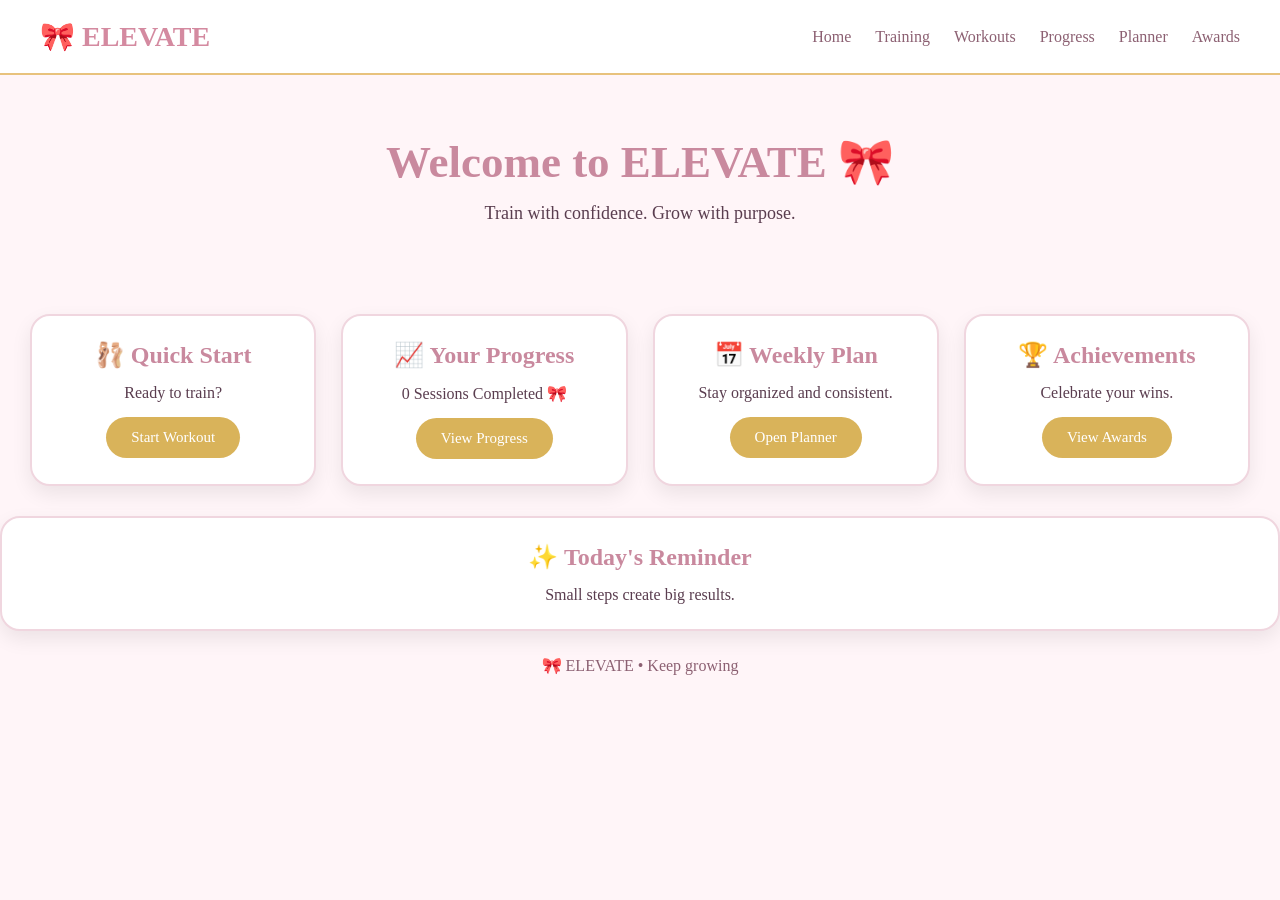
<file: index.html>
<!DOCTYPE html>
<html lang="en">

<head>

<meta charset="UTF-8">
<meta name="viewport" content="width=device-width, initial-scale=1.0">

<title>ELEVATE | Home</title>

<link rel="stylesheet" href="style.css">

</head>


<body>


<header>

<div class="logo">
🎀 ELEVATE
</div>


<nav>

<a href="index.html">Home</a>
<a href="training.html">Training</a>
<a href="workouts.html">Workouts</a>
<a href="progress.html">Progress</a>
<a href="planner.html">Planner</a>
<a href="achievements.html">Awards</a>

</nav>

</header>




<main>


<section class="hero">

<h1>
Welcome to ELEVATE 🎀
</h1>

<p>
Train with confidence. Grow with purpose.
</p>

</section>





<section class="progress-grid">


<div class="progress-card">

<h2>
🩰 Quick Start
</h2>

<p>
Ready to train?
</p>

<button onclick="goToWorkout()">
Start Workout
</button>

</div>





<div class="progress-card">

<h2>
📈 Your Progress
</h2>

<p id="homeProgress">
0 Sessions Completed
</p>

<a href="progress.html">
<button>
View Progress
</button>
</a>

</div>





<div class="progress-card">

<h2>
📅 Weekly Plan
</h2>

<p>
Stay organized and consistent.
</p>

<a href="planner.html">
<button>
Open Planner
</button>
</a>

</div>





<div class="progress-card">

<h2>
🏆 Achievements
</h2>

<p>
Celebrate your wins.
</p>

<a href="achievements.html">
<button>
View Awards
</button>
</a>

</div>



</section>





<section class="goal-box">

<h2>
✨ Today's Reminder
</h2>

<p>
Small steps create big results.
</p>

</section>



</main>




<footer>

<p>
🎀 ELEVATE • Keep growing
</p>

</footer>



<script src="app.js"></script>


</body>

</html>
</file>
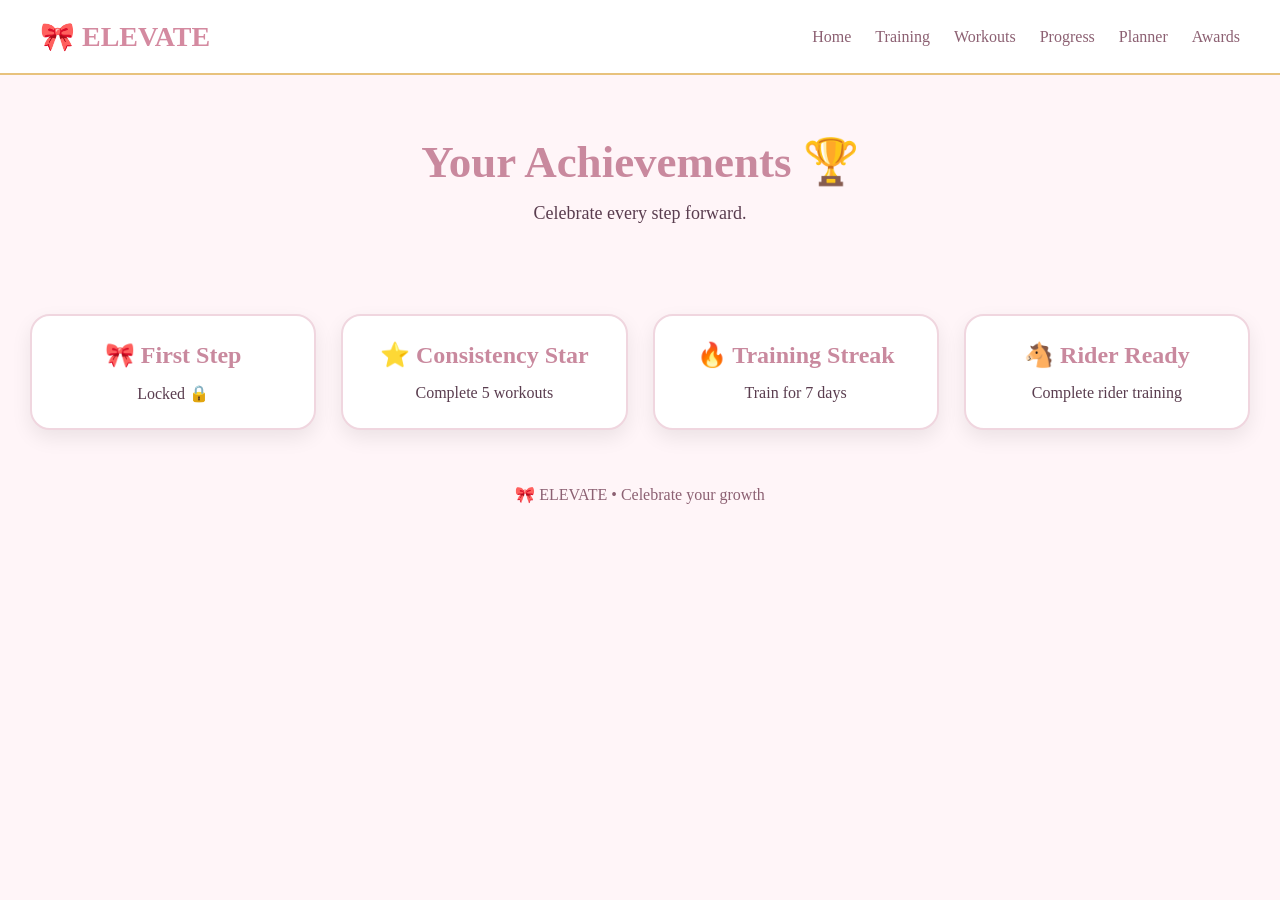
<file: achievements.html>
<!DOCTYPE html>
<html lang="en">

<head>
    <meta charset="UTF-8">
    <meta name="viewport" content="width=device-width, initial-scale=1.0">
    <title>ELEVATE | Achievements</title>
    <link rel="stylesheet" href="style.css">
</head>


<body>

<header>

<div class="logo">
🎀 ELEVATE
</div>


<nav>
<a href="index.html">Home</a>
<a href="training.html">Training</a>
<a href="workouts.html">Workouts</a>
<a href="progress.html">Progress</a>
<a href="planner.html">Planner</a>
<a href="achievements.html">Awards</a>
</nav>

</header>



<main>

<section class="hero">

<h1>Your Achievements 🏆</h1>

<p>
Celebrate every step forward.
</p>

</section>



<section class="progress-grid">


<div class="progress-card">

<h2>🎀 First Step</h2>

<p id="firstWorkout">
Locked 🔒
</p>

</div>



<div class="progress-card">

<h2>⭐ Consistency Star</h2>

<p>
Complete 5 workouts
</p>

</div>



<div class="progress-card">

<h2>🔥 Training Streak</h2>

<p>
Train for 7 days
</p>

</div>



<div class="progress-card">

<h2>🐴 Rider Ready</h2>

<p>
Complete rider training
</p>

</div>



</section>


</main>


<footer>

<p>
🎀 ELEVATE • Celebrate your growth
</p>

</footer>


<script src="app.js"></script>

</body>

</html>
</file>
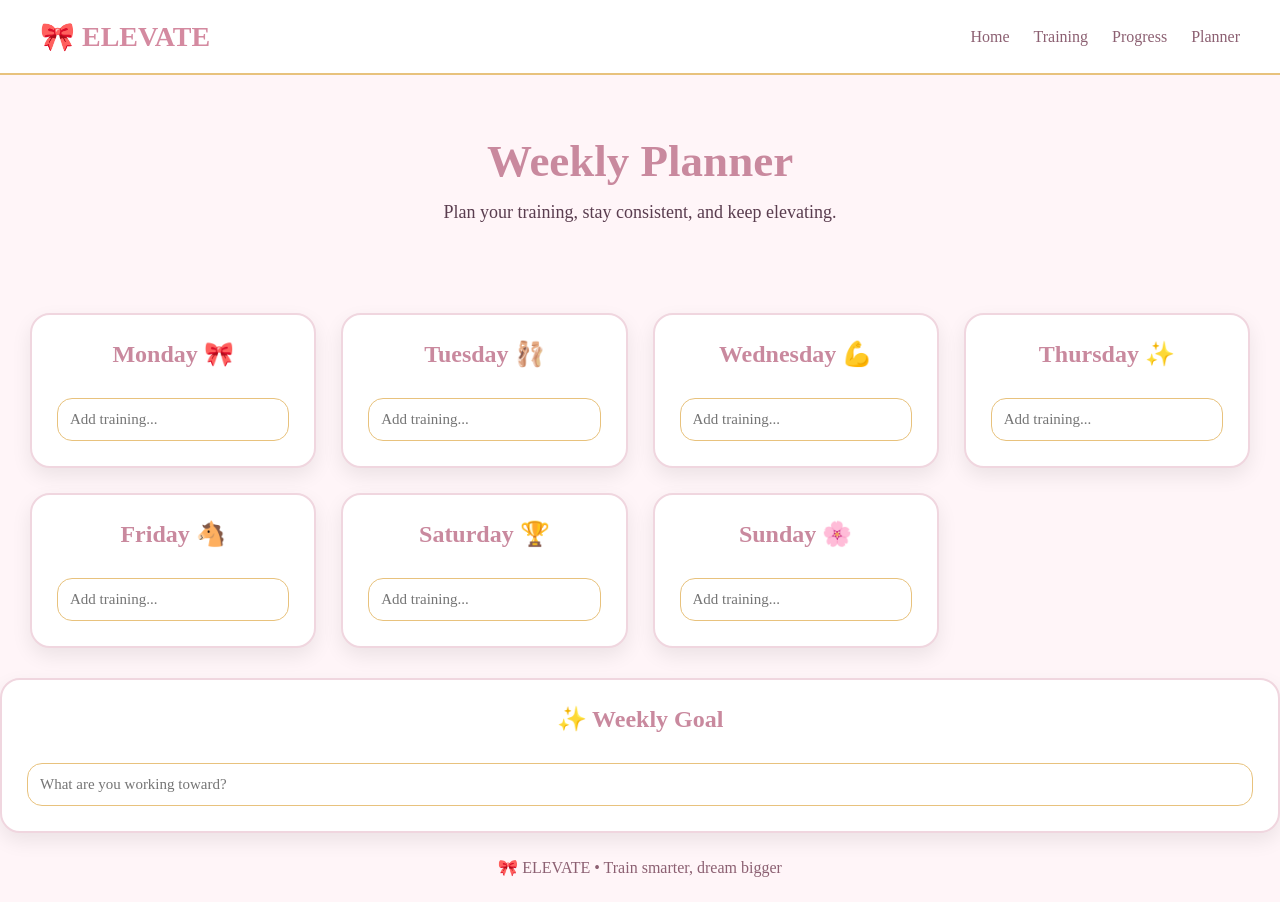
<file: planner.html>
<!DOCTYPE html>
<html lang="en">

<head>
    <meta charset="UTF-8">
    <meta name="viewport" content="width=device-width, initial-scale=1.0">
    <title>ELEVATE | Planner</title>
    <link rel="stylesheet" href="style.css">
</head>


<body>

<header>

    <div class="logo">
        🎀 ELEVATE
    </div>

    <nav>
        <a href="index.html">Home</a>
        <a href="training.html">Training</a>
        <a href="progress.html">Progress</a>
        <a href="planner.html">Planner</a>
    </nav>

</header>



<main>

<section class="hero">

    <h1>Weekly Planner</h1>

    <p>
        Plan your training, stay consistent, and keep elevating.
    </p>

</section>



<section class="planner-grid">


<div class="planner-card">
    <h2>Monday 🎀</h2>
    <input type="text" placeholder="Add training...">
</div>


<div class="planner-card">
    <h2>Tuesday 🩰</h2>
    <input type="text" placeholder="Add training...">
</div>


<div class="planner-card">
    <h2>Wednesday 💪</h2>
    <input type="text" placeholder="Add training...">
</div>


<div class="planner-card">
    <h2>Thursday ✨</h2>
    <input type="text" placeholder="Add training...">
</div>


<div class="planner-card">
    <h2>Friday 🐴</h2>
    <input type="text" placeholder="Add training...">
</div>


<div class="planner-card">
    <h2>Saturday 🏆</h2>
    <input type="text" placeholder="Add training...">
</div>


<div class="planner-card">
    <h2>Sunday 🌸</h2>
    <input type="text" placeholder="Add training...">
</div>


</section>



<section class="goal-box">

<h2>✨ Weekly Goal</h2>

<input type="text" placeholder="What are you working toward?">

</section>


</main>



<footer>

<p>🎀 ELEVATE • Train smarter, dream bigger</p>

</footer>



<script src="app.js"></script>

</body>

</html>
</file>
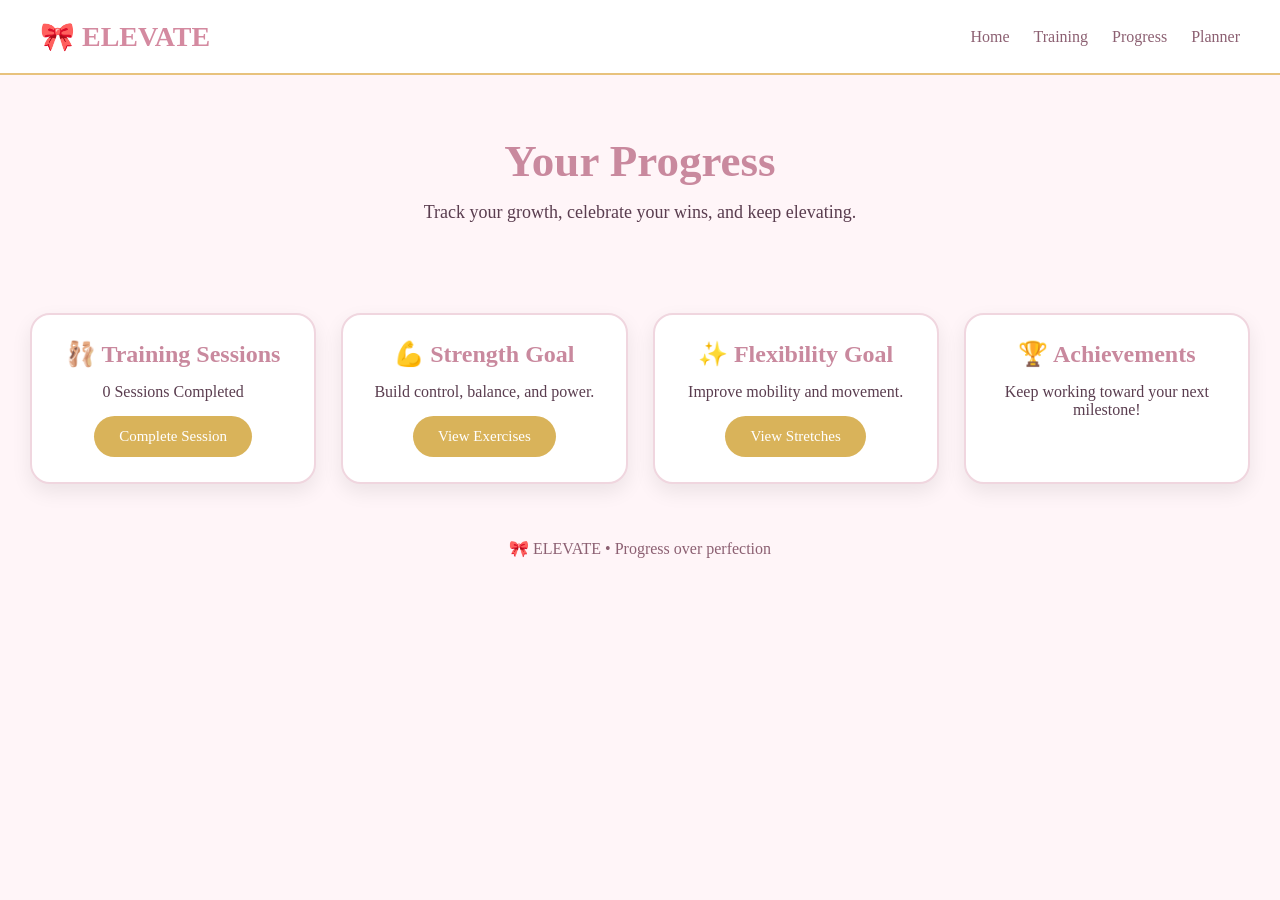
<file: progress.html>
<!DOCTYPE html>
<html lang="en">
<head>
    <meta charset="UTF-8">
    <meta name="viewport" content="width=device-width, initial-scale=1.0">
    <title>ELEVATE | Progress</title>
    <link rel="stylesheet" href="style.css">
</head>

<body>

<header>
    <div class="logo">
        🎀 ELEVATE
    </div>

    <nav>
        <a href="index.html">Home</a>
        <a href="training.html">Training</a>
        <a href="progress.html">Progress</a>
        <a href="planner.html">Planner</a>
    </nav>
</header>


<main>

<section class="hero">
    <h1>Your Progress</h1>
    <p>
        Track your growth, celebrate your wins, and keep elevating.
    </p>
</section>


<section class="progress-grid">

    <div class="progress-card">
        <h2>🩰 Training Sessions</h2>
        <p id="trainingCount">0 Sessions Completed</p>
        <button onclick="completeTraining()">
            Complete Session
        </button>
    </div>


    <div class="progress-card">
        <h2>💪 Strength Goal</h2>
        <p>
            Build control, balance, and power.
        </p>
        <button>
            View Exercises
        </button>
    </div>


    <div class="progress-card">
        <h2>✨ Flexibility Goal</h2>
        <p>
            Improve mobility and movement.
        </p>
        <button>
            View Stretches
        </button>
    </div>


    <div class="progress-card">
        <h2>🏆 Achievements</h2>
        <p>
            Keep working toward your next milestone!
        </p>
    </div>

</section>

</main>


<footer>
    <p>🎀 ELEVATE • Progress over perfection</p>
</footer>


<script src="app.js"></script>

</body>
</html>
</file>
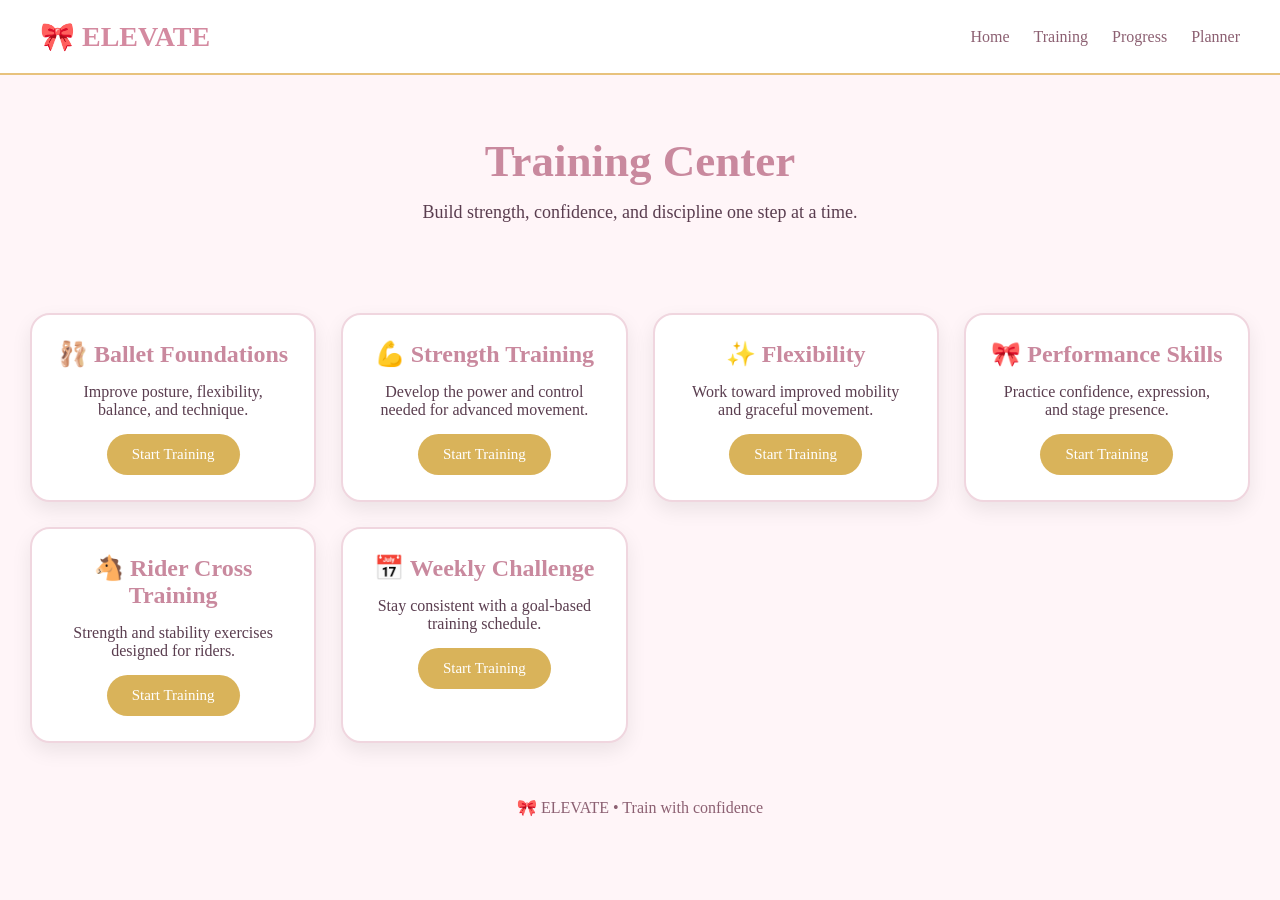
<file: training.html>
<!DOCTYPE html>
<html lang="en">
<head>
    <meta charset="UTF-8">
    <meta name="viewport" content="width=device-width, initial-scale=1.0">
    <title>ELEVATE | Training</title>
    <link rel="stylesheet" href="style.css">
</head>

<body>

    <header>
        <div class="logo">
            🎀 ELEVATE
        </div>

        <nav>
            <a href="index.html">Home</a>
            <a href="training.html">Training</a>
            <a href="progress.html">Progress</a>
            <a href="planner.html">Planner</a>
        </nav>
    </header>


    <main>

        <section class="hero">
            <h1>Training Center</h1>
            <p>
                Build strength, confidence, and discipline one step at a time.
            </p>
        </section>


        <section class="training-grid">

            <div class="training-card">
                <h2>🩰 Ballet Foundations</h2>
                <p>
                    Improve posture, flexibility, balance, and technique.
                </p>
                <button onclick="startTraining('Ballet Foundations')">
                    Start Training
                </button>
            </div>


            <div class="training-card">
                <h2>💪 Strength Training</h2>
                <p>
                    Develop the power and control needed for advanced movement.
                </p>
                <button onclick="startTraining('Strength Training')">
                    Start Training
                </button>
            </div>


            <div class="training-card">
                <h2>✨ Flexibility</h2>
                <p>
                    Work toward improved mobility and graceful movement.
                </p>
                <button onclick="startTraining('Flexibility')">
                    Start Training
                </button>
            </div>


            <div class="training-card">
                <h2>🎀 Performance Skills</h2>
                <p>
                    Practice confidence, expression, and stage presence.
                </p>
                <button onclick="startTraining('Performance Skills')">
                    Start Training
                </button>
            </div>


            <div class="training-card">
                <h2>🐴 Rider Cross Training</h2>
                <p>
                    Strength and stability exercises designed for riders.
                </p>
                <button onclick="startTraining('Rider Cross Training')">
                    Start Training
                </button>
            </div>


            <div class="training-card">
                <h2>📅 Weekly Challenge</h2>
                <p>
                    Stay consistent with a goal-based training schedule.
                </p>
                <button onclick="startTraining('Weekly Challenge')">
                    Start Training
                </button>
            </div>

        </section>

    </main>


    <footer>
        <p>🎀 ELEVATE • Train with confidence</p>
    </footer>


    <script src="app.js"></script>

</body>
</html>
</file>
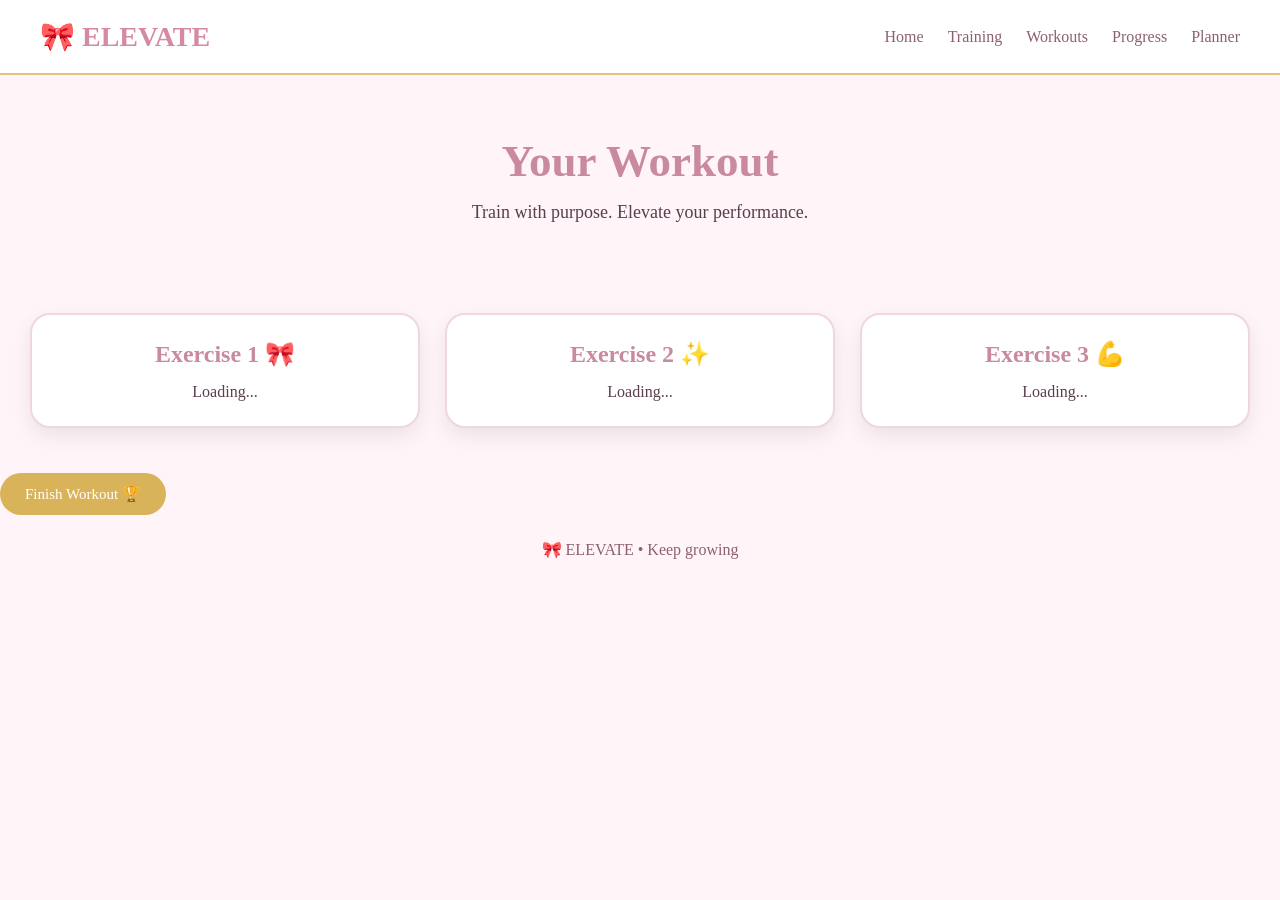
<file: workout.html>
<!DOCTYPE html>
<html lang="en">

<head>
    <meta charset="UTF-8">
    <meta name="viewport" content="width=device-width, initial-scale=1.0">
    <title>ELEVATE | Workout</title>
    <link rel="stylesheet" href="style.css">
</head>


<body>

<header>

<div class="logo">
🎀 ELEVATE
</div>

<nav>
<a href="index.html">Home</a>
<a href="training.html">Training</a>
<a href="workouts.html">Workouts</a>
<a href="progress.html">Progress</a>
<a href="planner.html">Planner</a>
</nav>

</header>


<main>


<section class="hero">

<h1 id="workoutTitle">
Your Workout
</h1>

<p>
Train with purpose. Elevate your performance.
</p>

</section>



<section class="training-grid">


<div class="training-card">

<h2>Exercise 1 🎀</h2>

<p id="exerciseOne">
Loading...
</p>

</div>



<div class="training-card">

<h2>Exercise 2 ✨</h2>

<p id="exerciseTwo">
Loading...
</p>

</div>



<div class="training-card">

<h2>Exercise 3 💪</h2>

<p id="exerciseThree">
Loading...
</p>

</div>



</section>


<button onclick="finishWorkout()">
Finish Workout 🏆
</button>


</main>



<footer>

<p>
🎀 ELEVATE • Keep growing
</p>

</footer>


<script src="app.js"></script>

</body>

</html>
</file>
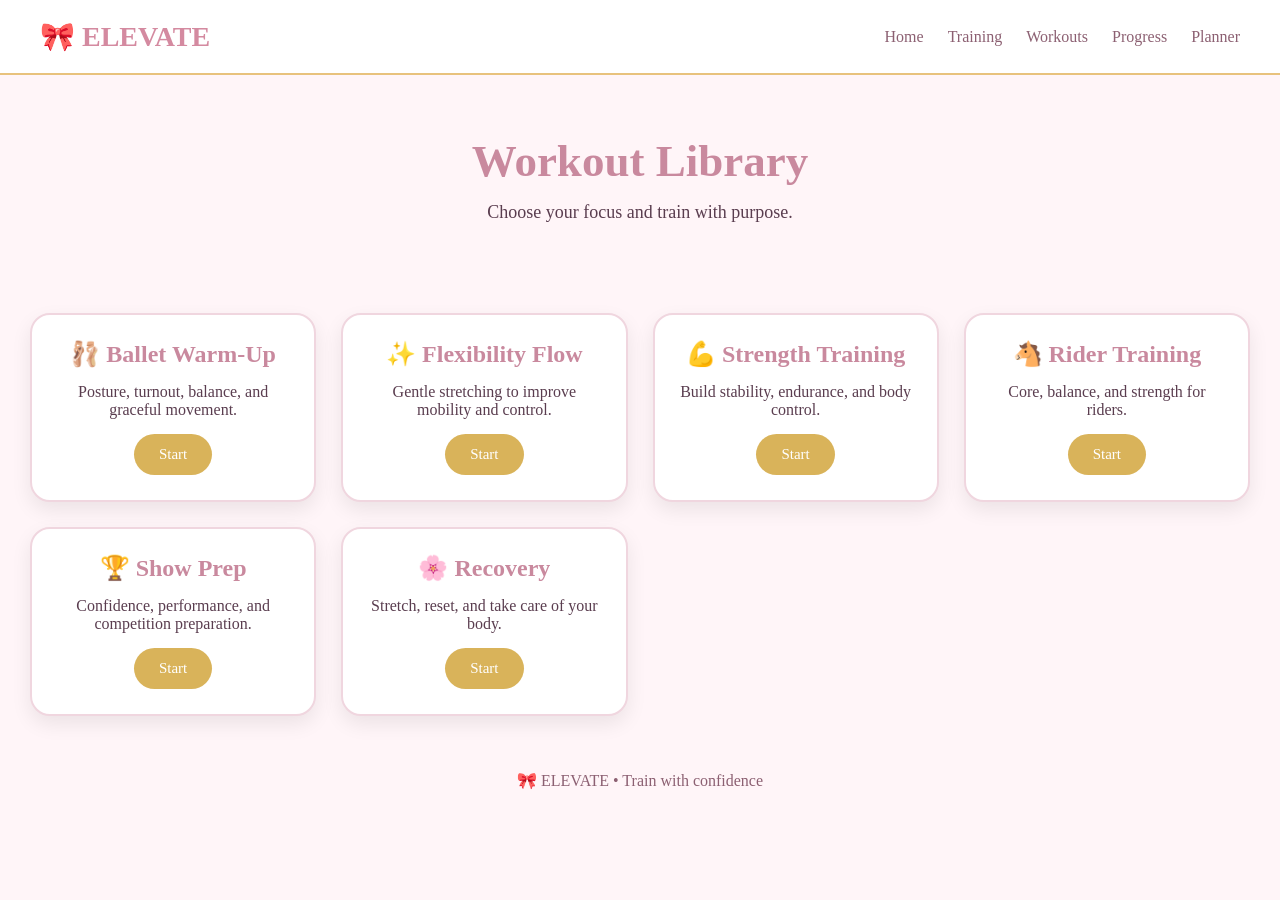
<file: workouts.html>
<!DOCTYPE html>
<html lang="en">

<head>
    <meta charset="UTF-8">
    <meta name="viewport" content="width=device-width, initial-scale=1.0">
    <title>ELEVATE | Workouts</title>
    <link rel="stylesheet" href="style.css">
</head>


<body>

<header>

    <div class="logo">
        🎀 ELEVATE
    </div>

    <nav>
        <a href="index.html">Home</a>
        <a href="training.html">Training</a>
        <a href="workouts.html">Workouts</a>
        <a href="progress.html">Progress</a>
        <a href="planner.html">Planner</a>
    </nav>

</header>



<main>

<section class="hero">

    <h1>Workout Library</h1>

    <p>
        Choose your focus and train with purpose.
    </p>

</section>



<section class="training-grid">


<div class="training-card">

<h2>🩰 Ballet Warm-Up</h2>

<p>
Posture, turnout, balance, and graceful movement.
</p>

<button onclick="startWorkout('Ballet Warm-Up')">
Start
</button>

</div>



<div class="training-card">

<h2>✨ Flexibility Flow</h2>

<p>
Gentle stretching to improve mobility and control.
</p>

<button onclick="startWorkout('Flexibility Flow')">
Start
</button>

</div>



<div class="training-card">

<h2>💪 Strength Training</h2>

<p>
Build stability, endurance, and body control.
</p>

<button onclick="startWorkout('Strength Training')">
Start
</button>

</div>



<div class="training-card">

<h2>🐴 Rider Training</h2>

<p>
Core, balance, and strength for riders.
</p>

<button onclick="startWorkout('Rider Training')">
Start
</button>

</div>



<div class="training-card">

<h2>🏆 Show Prep</h2>

<p>
Confidence, performance, and competition preparation.
</p>

<button onclick="startWorkout('Show Prep')">
Start
</button>

</div>



<div class="training-card">

<h2>🌸 Recovery</h2>

<p>
Stretch, reset, and take care of your body.
</p>

<button onclick="startWorkout('Recovery')">
Start
</button>

</div>


</section>


</main>



<footer>

<p>🎀 ELEVATE • Train with confidence</p>

</footer>


<script src="app.js"></script>

</body>

</html>
</file>
<file: style.css>
/* 🎀 ELEVATE Main Styles */

* {
    box-sizing: border-box;
    margin: 0;
    padding: 0;
    font-family: "Georgia", serif;
}


body {
    background: #fff5f8;
    color: #5a3d4f;
}


/* Header */

header {
    background: white;
    padding: 20px 40px;
    display: flex;
    justify-content: space-between;
    align-items: center;
    border-bottom: 2px solid #e8c27d;
}


.logo {
    font-size: 28px;
    font-weight: bold;
    color: #d48aa0;
}


nav a {
    text-decoration: none;
    color: #8c6072;
    margin-left: 20px;
    font-size: 16px;
}


nav a:hover {
    color: #c89b3c;
}



/* Hero Section */

.hero {
    text-align: center;
    padding: 60px 20px;
}


.hero h1 {
    font-size: 45px;
    color: #c9899e;
    margin-bottom: 15px;
}


.hero p {
    font-size: 18px;
}



/* Cards */

.training-grid,
.progress-grid,
.planner-grid {
    display: grid;
    grid-template-columns: repeat(auto-fit, minmax(260px, 1fr));
    gap: 25px;
    padding: 30px;
}



.training-card,
.progress-card,
.planner-card,
.goal-box {

    background: white;
    border-radius: 20px;
    padding: 25px;
    text-align: center;

    border: 2px solid #f0d6df;

    box-shadow: 0 8px 20px rgba(0,0,0,0.08);
}



h2 {
    color: #c9899e;
    margin-bottom: 15px;
}



/* Buttons */

button {

    background: #d9b35a;
    color: white;

    border: none;
    border-radius: 30px;

    padding: 12px 25px;

    margin-top: 15px;

    font-size: 15px;

    cursor: pointer;

}


button:hover {

    background: #c89b3c;

}



/* Planner Inputs */

input {

    width: 100%;

    padding: 12px;

    margin-top: 15px;

    border-radius: 15px;

    border: 1px solid #e8c27d;

    font-size: 15px;

}



/* Footer */

footer {

    text-align: center;

    padding: 25px;

    color: #8c6072;

}
</file>
